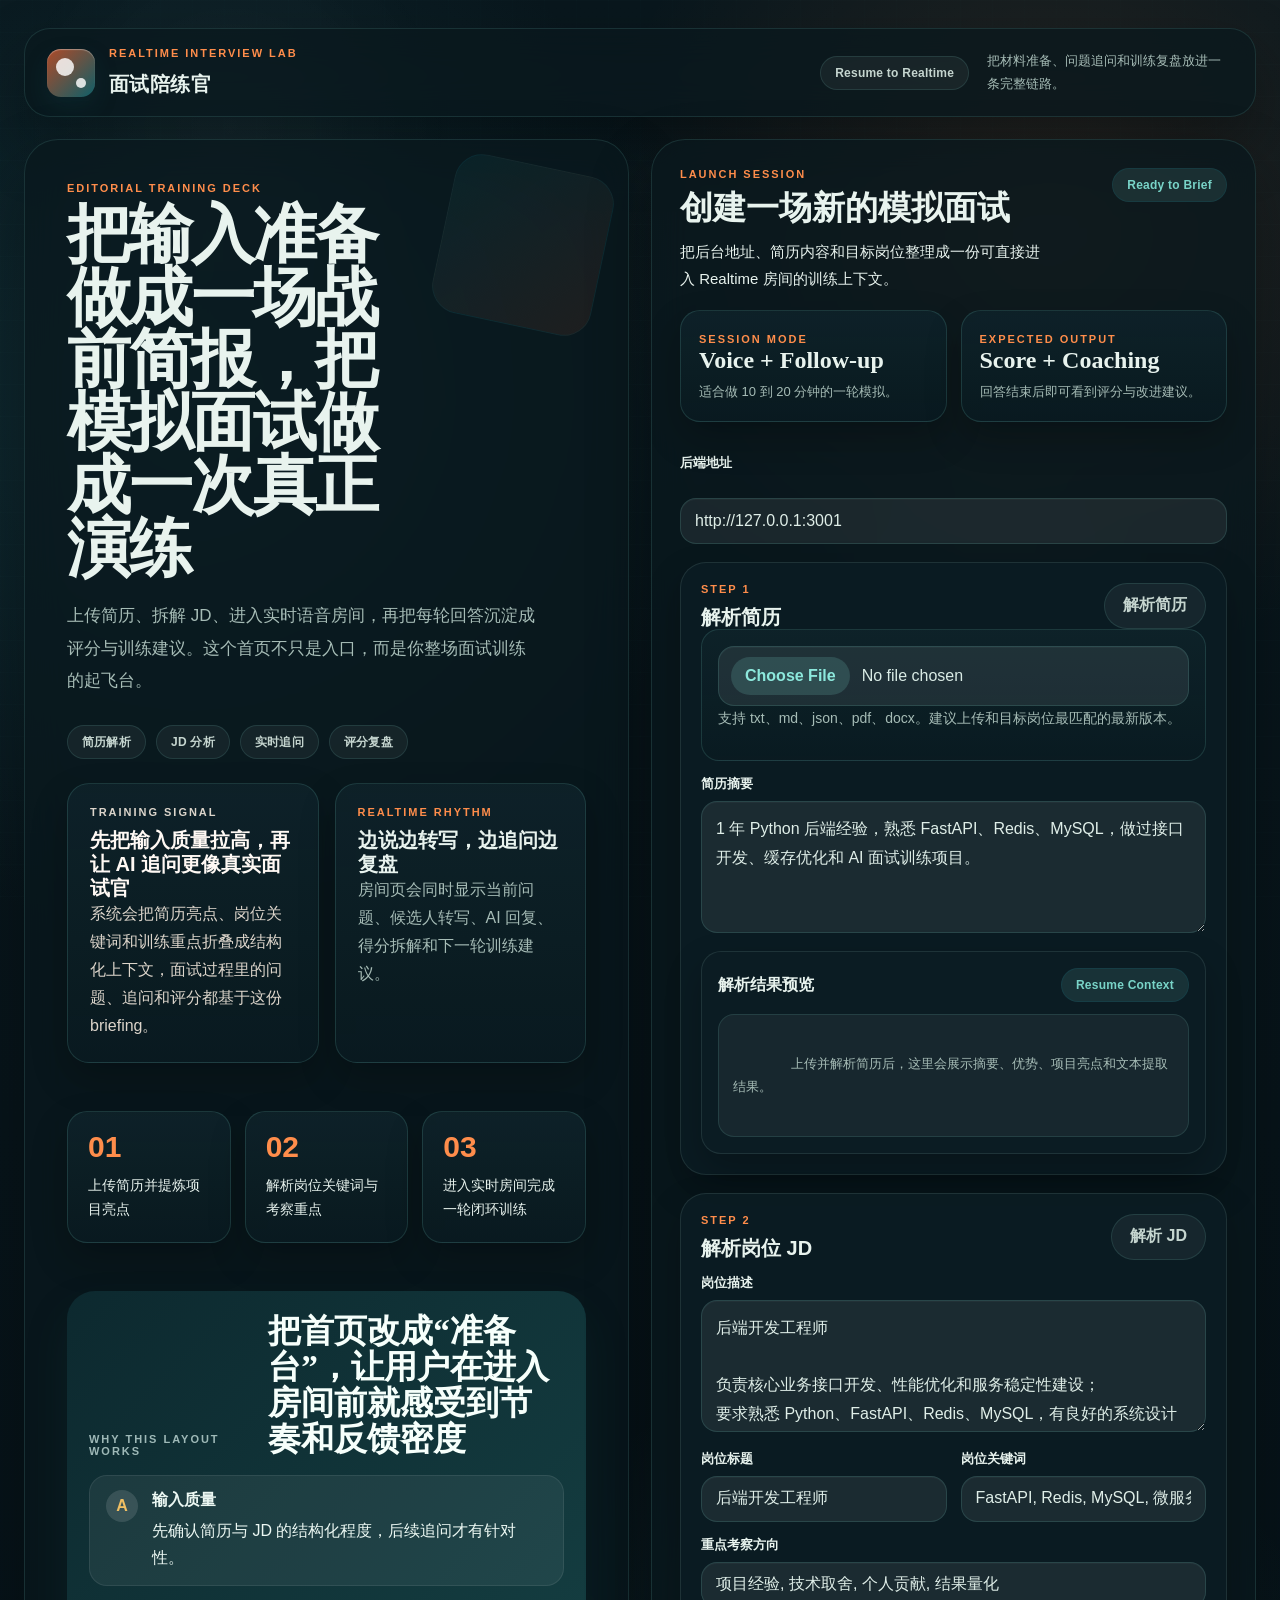
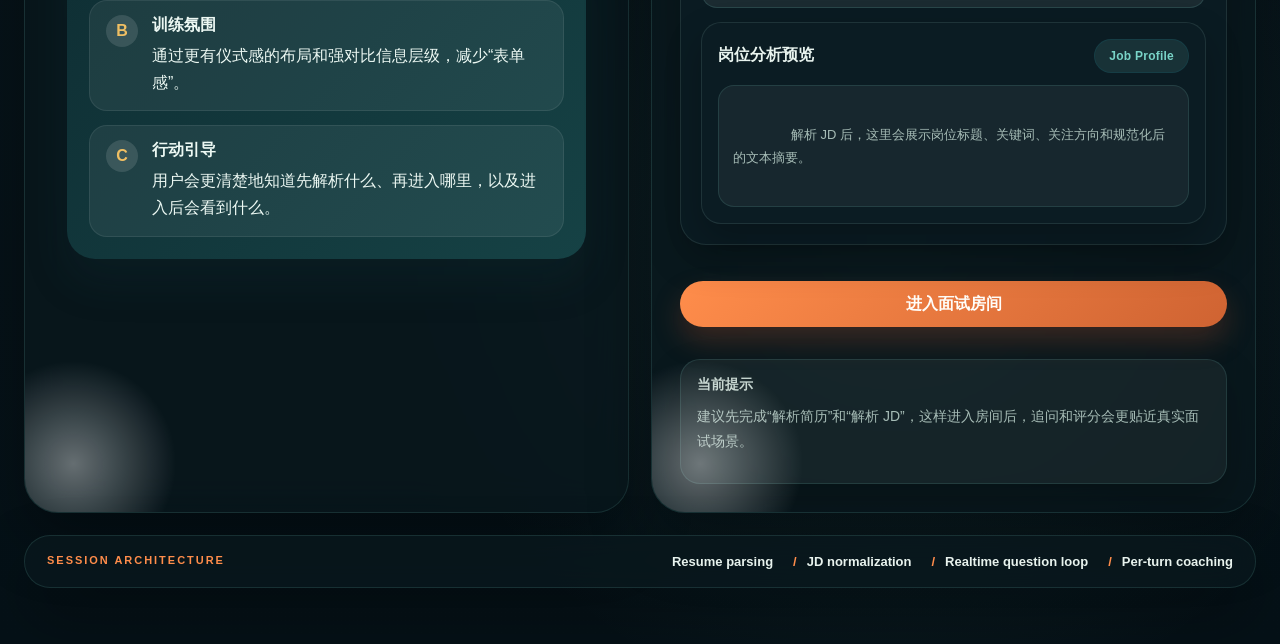
<file: apps/web/index.html>
<!DOCTYPE html>
<html lang="zh-CN">
  <head>
    <meta charset="UTF-8" />
    <meta name="viewport" content="width=device-width, initial-scale=1.0" />
    <title>AI 面试陪练官</title>
    <link rel="stylesheet" href="./assets/app.css" />
  </head>
  <body class="landing-body">
    <main class="landing-page">
      <header class="landing-nav">
        <div class="brand-block">
          <div class="brand-mark" aria-hidden="true"></div>
          <div class="brand-copy">
            <p class="brand-caption">Realtime Interview Lab</p>
            <strong>面试陪练官</strong>
          </div>
        </div>

        <div class="nav-meta">
          <span class="nav-pill">Resume to Realtime</span>
          <p class="nav-note">把材料准备、问题追问和训练复盘放进一条完整链路。</p>
        </div>
      </header>

      <section class="landing-hero">
        <div class="landing-copy">
          <div class="landing-copy-intro">
            <p class="eyebrow">Editorial Training Deck</p>
            <h1>把输入准备做成一场战前简报，把模拟面试做成一次真正演练</h1>
            <p class="hero-text">
              上传简历、拆解 JD、进入实时语音房间，再把每轮回答沉淀成评分与训练建议。这个首页不只是入口，而是你整场面试训练的起飞台。
            </p>

            <div class="hero-tag-row">
              <span class="hero-tag">简历解析</span>
              <span class="hero-tag">JD 分析</span>
              <span class="hero-tag">实时追问</span>
              <span class="hero-tag">评分复盘</span>
            </div>
          </div>

          <div class="hero-feature-grid">
            <article class="hero-feature-card hero-feature-card-accent">
              <p class="feature-label">Training Signal</p>
              <h3>先把输入质量拉高，再让 AI 追问更像真实面试官</h3>
              <p>
                系统会把简历亮点、岗位关键词和训练重点折叠成结构化上下文，面试过程里的问题、追问和评分都基于这份 briefing。
              </p>
            </article>

            <article class="hero-feature-card">
              <p class="feature-label">Realtime Rhythm</p>
              <h3>边说边转写，边追问边复盘</h3>
              <p>房间页会同时显示当前问题、候选人转写、AI 回复、得分拆解和下一轮训练建议。</p>
            </article>
          </div>

          <div class="hero-metrics">
            <article class="metric-card">
              <strong>01</strong>
              <span>上传简历并提炼项目亮点</span>
            </article>
            <article class="metric-card">
              <strong>02</strong>
              <span>解析岗位关键词与考察重点</span>
            </article>
            <article class="metric-card">
              <strong>03</strong>
              <span>进入实时房间完成一轮闭环训练</span>
            </article>
          </div>

          <section class="hero-signal-board">
            <div class="hero-signal-copy">
              <p class="section-kicker">Why This Layout Works</p>
              <h2>把首页改成“准备台”，让用户在进入房间前就感受到节奏和反馈密度</h2>
            </div>

            <div class="signal-list">
              <article class="signal-item">
                <span class="signal-index">A</span>
                <div>
                  <strong>输入质量</strong>
                  <p>先确认简历与 JD 的结构化程度，后续追问才有针对性。</p>
                </div>
              </article>
              <article class="signal-item">
                <span class="signal-index">B</span>
                <div>
                  <strong>训练氛围</strong>
                  <p>通过更有仪式感的布局和强对比信息层级，减少“表单感”。</p>
                </div>
              </article>
              <article class="signal-item">
                <span class="signal-index">C</span>
                <div>
                  <strong>行动引导</strong>
                  <p>用户会更清楚地知道先解析什么、再进入哪里，以及进入后会看到什么。</p>
                </div>
              </article>
            </div>
          </section>
        </div>

        <aside class="launch-panel">
          <div class="panel-header">
            <div>
              <p class="eyebrow">Launch Session</p>
              <h2>创建一场新的模拟面试</h2>
              <p class="panel-subtitle">把后台地址、简历内容和目标岗位整理成一份可直接进入 Realtime 房间的训练上下文。</p>
            </div>
            <span class="status-pill">Ready to Brief</span>
          </div>

          <div class="launch-overview">
            <article class="overview-stat">
              <span class="overview-label">Session Mode</span>
              <strong class="overview-value">Voice + Follow-up</strong>
              <p class="overview-meta">适合做 10 到 20 分钟的一轮模拟。</p>
            </article>
            <article class="overview-stat">
              <span class="overview-label">Expected Output</span>
              <strong class="overview-value">Score + Coaching</strong>
              <p class="overview-meta">回答结束后即可看到评分与改进建议。</p>
            </article>
          </div>

          <label for="apiBase">后端地址</label>
          <input id="apiBase" value="http://127.0.0.1:3001" />

          <section class="config-section">
            <div class="section-header">
              <div>
                <p class="section-kicker">Step 1</p>
                <h3>解析简历</h3>
              </div>
              <button id="analyzeResumeBtn" class="ghost" type="button">解析简历</button>
            </div>

            <div class="upload-card">
              <input id="resumeFile" type="file" accept=".txt,.md,.json,.pdf,.docx" />
              <p class="helper-text">支持 txt、md、json、pdf、docx。建议上传和目标岗位最匹配的最新版本。</p>
            </div>

            <label for="resumeSummary">简历摘要</label>
            <textarea id="resumeSummary">
1 年 Python 后端经验，熟悉 FastAPI、Redis、MySQL，做过接口开发、缓存优化和 AI 面试训练项目。</textarea
            >

            <div class="preview-card">
              <div class="preview-head">
                <span>解析结果预览</span>
                <span class="mini-badge">Resume Context</span>
              </div>
              <div id="resumeAnalysisPreview" class="analysis-box">
                上传并解析简历后，这里会展示摘要、优势、项目亮点和文本提取结果。
              </div>
            </div>
          </section>

          <section class="config-section">
            <div class="section-header">
              <div>
                <p class="section-kicker">Step 2</p>
                <h3>解析岗位 JD</h3>
              </div>
              <button id="analyzeJobBtn" class="ghost" type="button">解析 JD</button>
            </div>

            <label for="jobDescription">岗位描述</label>
            <textarea id="jobDescription">
后端开发工程师

负责核心业务接口开发、性能优化和服务稳定性建设；
要求熟悉 Python、FastAPI、Redis、MySQL，有良好的系统设计和问题排查能力；
希望候选人能清楚描述项目背景、个人贡献、技术取舍和量化结果。</textarea
            >

            <div class="two-column-fields">
              <div>
                <label for="jobTitle">岗位标题</label>
                <input id="jobTitle" value="后端开发工程师" />
              </div>
              <div>
                <label for="keywords">岗位关键词</label>
                <input id="keywords" value="FastAPI, Redis, MySQL, 微服务, 性能优化" />
              </div>
            </div>

            <label for="focusAreas">重点考察方向</label>
            <input id="focusAreas" value="项目经验, 技术取舍, 个人贡献, 结果量化" />

            <div class="preview-card">
              <div class="preview-head">
                <span>岗位分析预览</span>
                <span class="mini-badge">Job Profile</span>
              </div>
              <div id="jobAnalysisPreview" class="analysis-box">
                解析 JD 后，这里会展示岗位标题、关键词、关注方向和规范化后的文本摘要。
              </div>
            </div>
          </section>

          <button id="enterRoomBtn" class="primary wide cta-button" type="button">进入面试房间</button>

          <div class="landing-message-card">
            <p class="panel-label">当前提示</p>
            <p id="landingMessage" class="subtle-text">
              建议先完成“解析简历”和“解析 JD”，这样进入房间后，追问和评分会更贴近真实面试场景。
            </p>
          </div>
        </aside>
      </section>

      <section class="landing-footer-tape">
        <p class="footer-kicker">Session Architecture</p>
        <div class="footer-flow">
          <span>Resume parsing</span>
          <span>JD normalization</span>
          <span>Realtime question loop</span>
          <span>Per-turn coaching</span>
        </div>
      </section>
    </main>

    <script src="./assets/landing.js"></script>
  </body>
</html>
</file>
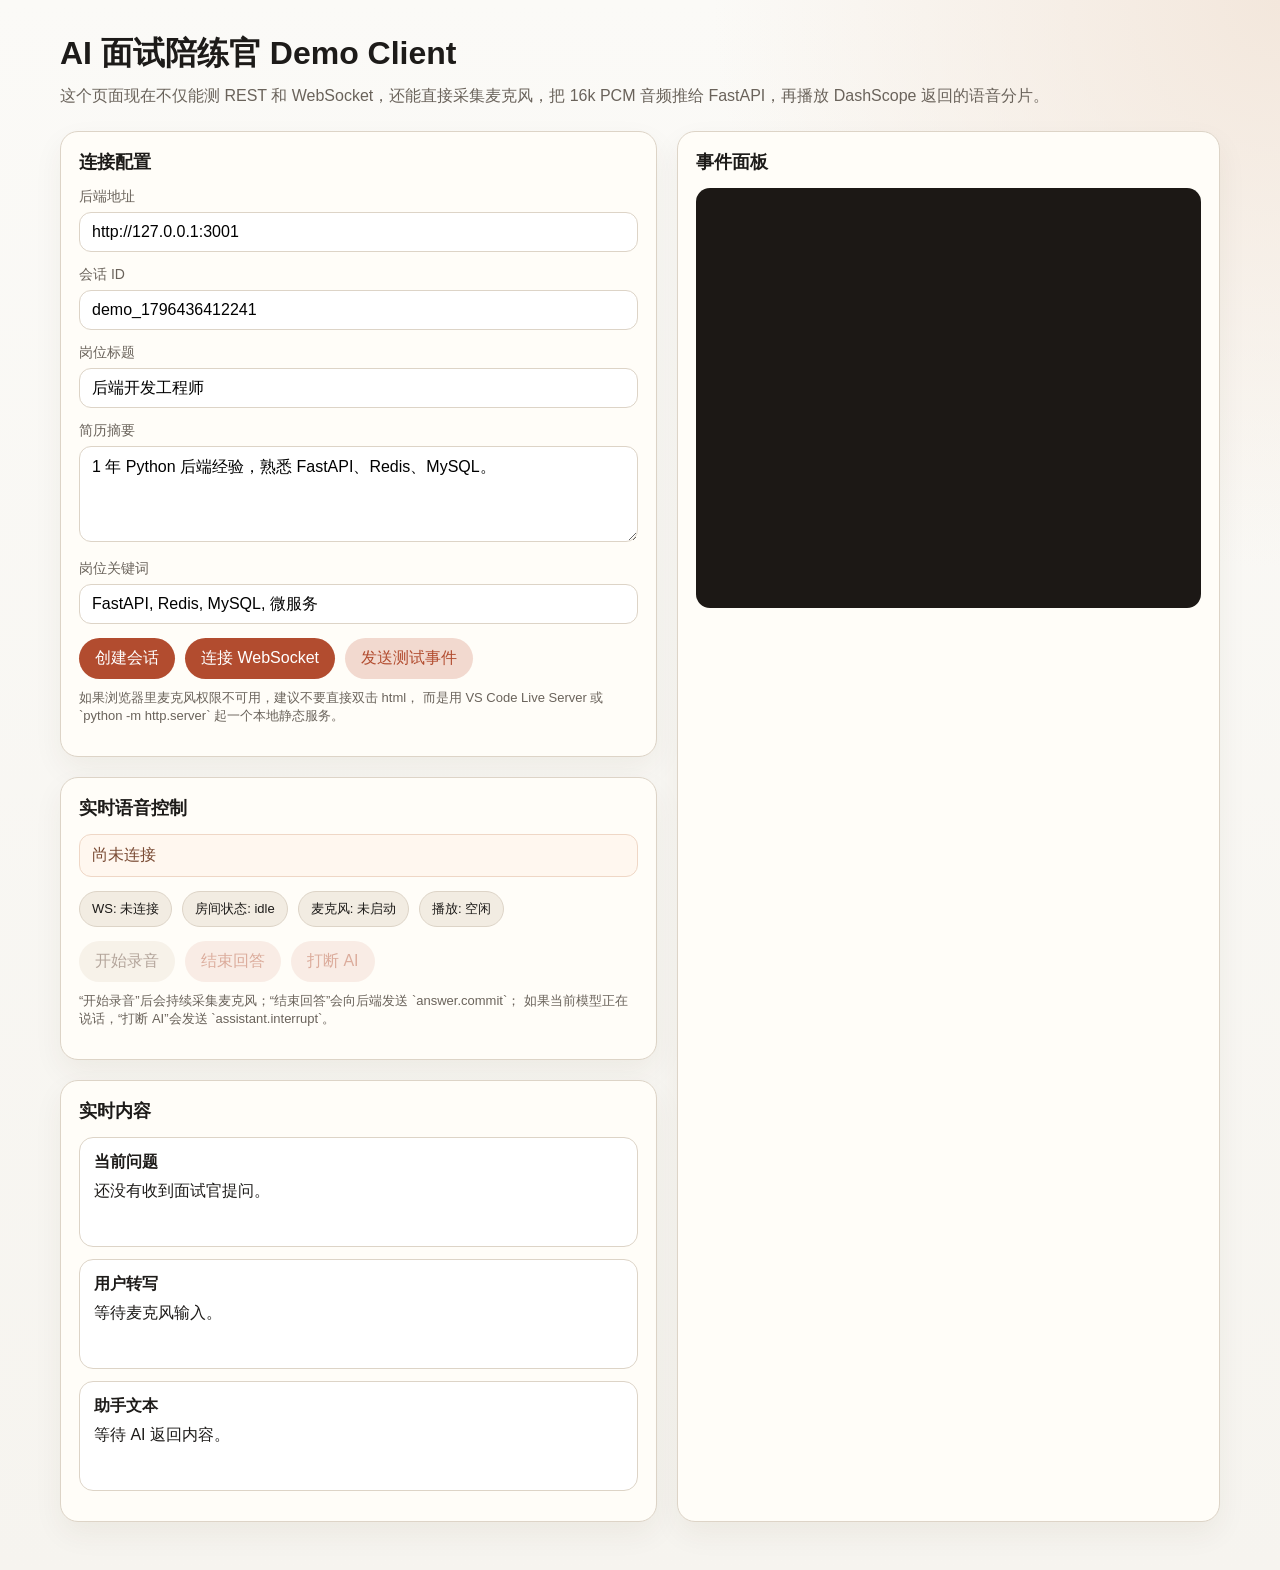
<file: apps/web/demo-client.html>
<!DOCTYPE html>
<html lang="zh-CN">
  <head>
    <meta charset="UTF-8" />
    <meta name="viewport" content="width=device-width, initial-scale=1.0" />
    <title>AI 面试陪练官 Demo Client</title>
    <style>
      :root {
        --bg: #f6f4ef;
        --panel: #fffdf8;
        --line: #ddd4c7;
        --text: #1d1b19;
        --muted: #6a635b;
        --accent: #b24c2f;
        --accent-soft: #f2d9cf;
        --ok: #2d7a55;
        --warn: #7a4b34;
      }

      * {
        box-sizing: border-box;
      }

      body {
        margin: 0;
        font-family: "Segoe UI", "PingFang SC", sans-serif;
        background:
          radial-gradient(circle at top right, #f3e7dc 0, transparent 28%),
          linear-gradient(180deg, #fbfaf7 0%, var(--bg) 100%);
        color: var(--text);
      }

      .page {
        max-width: 1200px;
        margin: 0 auto;
        padding: 32px 20px 48px;
      }

      h1 {
        margin: 0 0 10px;
        font-size: 32px;
      }

      .lead {
        margin: 0 0 24px;
        color: var(--muted);
      }

      .grid {
        display: grid;
        grid-template-columns: 1.1fr 1fr;
        gap: 20px;
      }

      .stack {
        display: grid;
        gap: 20px;
      }

      .card {
        background: var(--panel);
        border: 1px solid var(--line);
        border-radius: 18px;
        padding: 18px;
        box-shadow: 0 12px 30px rgba(60, 43, 20, 0.06);
      }

      .card h2 {
        margin: 0 0 14px;
        font-size: 18px;
      }

      label {
        display: block;
        font-size: 14px;
        color: var(--muted);
        margin-bottom: 6px;
      }

      input,
      textarea,
      button {
        font: inherit;
      }

      input,
      textarea {
        width: 100%;
        border: 1px solid var(--line);
        border-radius: 12px;
        padding: 10px 12px;
        background: #fff;
        margin-bottom: 14px;
      }

      textarea {
        min-height: 96px;
        resize: vertical;
      }

      .actions {
        display: flex;
        flex-wrap: wrap;
        gap: 10px;
      }

      button {
        border: 0;
        border-radius: 999px;
        padding: 10px 16px;
        background: var(--accent);
        color: #fff;
        cursor: pointer;
      }

      button.secondary {
        background: var(--accent-soft);
        color: var(--accent);
      }

      button.ghost {
        background: #eee5d8;
        color: #5b3e2d;
      }

      button:disabled {
        opacity: 0.45;
        cursor: not-allowed;
      }

      .status {
        padding: 10px 12px;
        border-radius: 12px;
        background: #fff7ef;
        border: 1px solid #efd7c6;
        margin-bottom: 14px;
        color: var(--warn);
      }

      .pill-row {
        display: flex;
        flex-wrap: wrap;
        gap: 10px;
        margin-bottom: 14px;
      }

      .pill {
        padding: 8px 12px;
        border-radius: 999px;
        background: #f2ece2;
        border: 1px solid var(--line);
        font-size: 13px;
      }

      .pill.ok {
        color: var(--ok);
        background: #edf8f1;
        border-color: #bfe1cb;
      }

      .pill.warn {
        color: var(--warn);
        background: #fff4ea;
        border-color: #efcfb5;
      }

      .transcript-box {
        border: 1px solid var(--line);
        border-radius: 14px;
        background: #fff;
        padding: 14px;
        min-height: 110px;
        margin-bottom: 12px;
      }

      .transcript-box strong {
        display: block;
        margin-bottom: 8px;
      }

      .log {
        min-height: 420px;
        max-height: 640px;
        overflow: auto;
        background: #1c1815;
        color: #efe7da;
        border-radius: 14px;
        padding: 14px;
        font-family: Consolas, monospace;
        font-size: 13px;
        white-space: pre-wrap;
      }

      .hint {
        color: var(--muted);
        font-size: 13px;
        margin-top: 10px;
      }

      @media (max-width: 900px) {
        .grid {
          grid-template-columns: 1fr;
        }
      }
    </style>
  </head>
  <body>
    <div class="page">
      <h1>AI 面试陪练官 Demo Client</h1>
      <p class="lead">
        这个页面现在不仅能测 REST 和 WebSocket，还能直接采集麦克风，把 16k PCM
        音频推给 FastAPI，再播放 DashScope 返回的语音分片。
      </p>

      <div class="grid">
        <div class="stack">
          <section class="card">
            <h2>连接配置</h2>
            <label for="apiBase">后端地址</label>
            <input id="apiBase" value="http://127.0.0.1:3001" />

            <label for="sessionId">会话 ID</label>
            <input id="sessionId" value="" />

            <label for="jobTitle">岗位标题</label>
            <input id="jobTitle" value="后端开发工程师" />

            <label for="resumeSummary">简历摘要</label>
            <textarea id="resumeSummary">1 年 Python 后端经验，熟悉 FastAPI、Redis、MySQL。</textarea>

            <label for="keywords">岗位关键词</label>
            <input id="keywords" value="FastAPI, Redis, MySQL, 微服务" />

            <div class="actions">
              <button id="createSessionBtn">创建会话</button>
              <button id="connectWsBtn">连接 WebSocket</button>
              <button id="sendThinkingBtn" class="secondary">发送测试事件</button>
            </div>

            <p class="hint">
              如果浏览器里麦克风权限不可用，建议不要直接双击 html，
              而是用 VS Code Live Server 或 `python -m http.server` 起一个本地静态服务。
            </p>
          </section>

          <section class="card">
            <h2>实时语音控制</h2>

            <div class="status" id="status">尚未连接</div>

            <div class="pill-row">
              <div class="pill" id="wsStatePill">WS: 未连接</div>
              <div class="pill" id="roomPhasePill">房间状态: idle</div>
              <div class="pill" id="micStatePill">麦克风: 未启动</div>
              <div class="pill" id="audioStatePill">播放: 空闲</div>
            </div>

            <div class="actions">
              <button id="startMicBtn" class="ghost">开始录音</button>
              <button id="stopMicBtn" class="secondary" disabled>结束回答</button>
              <button id="interruptBtn" class="secondary" disabled>打断 AI</button>
            </div>

            <p class="hint">
              “开始录音”后会持续采集麦克风；“结束回答”会向后端发送 `answer.commit`；
              如果当前模型正在说话，“打断 AI”会发送 `assistant.interrupt`。
            </p>
          </section>

          <section class="card">
            <h2>实时内容</h2>
            <div class="transcript-box">
              <strong>当前问题</strong>
              <div id="questionText">还没有收到面试官提问。</div>
            </div>
            <div class="transcript-box">
              <strong>用户转写</strong>
              <div id="candidateTranscript">等待麦克风输入。</div>
            </div>
            <div class="transcript-box">
              <strong>助手文本</strong>
              <div id="assistantTranscript">等待 AI 返回内容。</div>
            </div>
          </section>
        </div>

        <section class="card">
          <h2>事件面板</h2>
          <div id="log" class="log"></div>
        </section>
      </div>
    </div>

    <script>
      const apiBaseInput = document.getElementById("apiBase");
      const sessionIdInput = document.getElementById("sessionId");
      const jobTitleInput = document.getElementById("jobTitle");
      const resumeSummaryInput = document.getElementById("resumeSummary");
      const keywordsInput = document.getElementById("keywords");

      const statusEl = document.getElementById("status");
      const logEl = document.getElementById("log");
      const wsStatePill = document.getElementById("wsStatePill");
      const roomPhasePill = document.getElementById("roomPhasePill");
      const micStatePill = document.getElementById("micStatePill");
      const audioStatePill = document.getElementById("audioStatePill");
      const questionTextEl = document.getElementById("questionText");
      const candidateTranscriptEl = document.getElementById("candidateTranscript");
      const assistantTranscriptEl = document.getElementById("assistantTranscript");

      const startMicBtn = document.getElementById("startMicBtn");
      const stopMicBtn = document.getElementById("stopMicBtn");
      const interruptBtn = document.getElementById("interruptBtn");

      let ws = null;
      let audioContext = null;
      let mediaStream = null;
      let mediaSource = null;
      let processorNode = null;
      let isCapturing = false;
      let chunkIndex = 0;

      // 这两个变量用来做“流式播放排队”。
      // DashScope 返回的是一小段一小段的 PCM 音频，我们需要顺序播放，避免重叠。
      let playbackCursorTime = 0;
      let pendingAssistantTranscript = "";

      function createSessionId() {
        return `demo_${Date.now()}`;
      }

      function ensureSessionId() {
        if (!sessionIdInput.value.trim()) {
          sessionIdInput.value = createSessionId();
        }
        return sessionIdInput.value.trim();
      }

      function appendLog(label, payload) {
        const text = `[${new Date().toLocaleTimeString()}] ${label}\n${typeof payload === "string" ? payload : JSON.stringify(payload, null, 2)}\n\n`;
        logEl.textContent += text;
        logEl.scrollTop = logEl.scrollHeight;
      }

      function setStatus(message) {
        statusEl.textContent = message;
      }

      function setWsState(message, kind = "") {
        wsStatePill.textContent = `WS: ${message}`;
        wsStatePill.className = `pill ${kind}`.trim();
      }

      function setRoomPhase(phase) {
        roomPhasePill.textContent = `房间状态: ${phase}`;
      }

      function setMicState(message, kind = "") {
        micStatePill.textContent = `麦克风: ${message}`;
        micStatePill.className = `pill ${kind}`.trim();
      }

      function setAudioState(message, kind = "") {
        audioStatePill.textContent = `播放: ${message}`;
        audioStatePill.className = `pill ${kind}`.trim();
      }

      function updateButtons() {
        const wsReady = ws && ws.readyState === WebSocket.OPEN;
        startMicBtn.disabled = !wsReady || isCapturing;
        stopMicBtn.disabled = !wsReady || !isCapturing;
        interruptBtn.disabled = !wsReady;
      }

      async function ensureAudioContext() {
        // AudioContext 既负责麦克风采集，也负责播放 AI 返回的音频。
        if (!audioContext) {
          audioContext = new (window.AudioContext || window.webkitAudioContext)();
        }

        if (audioContext.state === "suspended") {
          await audioContext.resume();
        }

        return audioContext;
      }

      function floatTo16BitPCM(floatArray) {
        // 浏览器采集出来的是 Float32(-1 到 1)，
        // 这里把它转换成后端和 DashScope 更容易处理的 Int16 PCM。
        const output = new Int16Array(floatArray.length);
        for (let i = 0; i < floatArray.length; i += 1) {
          const s = Math.max(-1, Math.min(1, floatArray[i]));
          output[i] = s < 0 ? s * 0x8000 : s * 0x7fff;
        }
        return output;
      }

      function downsampleBuffer(buffer, inputSampleRate, outputSampleRate) {
        // 浏览器麦克风常常是 44100 或 48000 Hz，
        // 但当前后端按 16000 Hz PCM 推给 DashScope，
        // 所以这里做一个简单的降采样。
        if (outputSampleRate >= inputSampleRate) {
          return buffer;
        }

        const sampleRateRatio = inputSampleRate / outputSampleRate;
        const newLength = Math.round(buffer.length / sampleRateRatio);
        const result = new Float32Array(newLength);

        let offsetResult = 0;
        let offsetBuffer = 0;
        while (offsetResult < result.length) {
          const nextOffsetBuffer = Math.round((offsetResult + 1) * sampleRateRatio);
          let accum = 0;
          let count = 0;

          for (let i = offsetBuffer; i < nextOffsetBuffer && i < buffer.length; i += 1) {
            accum += buffer[i];
            count += 1;
          }

          result[offsetResult] = count > 0 ? accum / count : 0;
          offsetResult += 1;
          offsetBuffer = nextOffsetBuffer;
        }

        return result;
      }

      function pcm16ToBase64(int16Array) {
        const bytes = new Uint8Array(int16Array.buffer);
        let binary = "";
        const chunkSize = 0x8000;

        // 分段拼接，避免一次性展开过大数组导致浏览器报错。
        for (let i = 0; i < bytes.length; i += chunkSize) {
          const chunk = bytes.subarray(i, i + chunkSize);
          binary += String.fromCharCode(...chunk);
        }

        return btoa(binary);
      }

      function base64ToInt16Array(base64) {
        const binary = atob(base64);
        const bytes = new Uint8Array(binary.length);
        for (let i = 0; i < binary.length; i += 1) {
          bytes[i] = binary.charCodeAt(i);
        }
        return new Int16Array(bytes.buffer);
      }

      async function playAudioDelta(deltaBase64) {
        const context = await ensureAudioContext();
        const pcm16 = base64ToInt16Array(deltaBase64);
        const float32 = new Float32Array(pcm16.length);

        for (let i = 0; i < pcm16.length; i += 1) {
          float32[i] = pcm16[i] / 0x8000;
        }

        // DashScope 这里返回的是 24k 单声道 PCM。
        const buffer = context.createBuffer(1, float32.length, 24000);
        buffer.copyToChannel(float32, 0);

        const source = context.createBufferSource();
        source.buffer = buffer;
        source.connect(context.destination);

        const startAt = Math.max(context.currentTime + 0.03, playbackCursorTime);
        source.start(startAt);
        playbackCursorTime = startAt + buffer.duration;

        setAudioState("播放中", "ok");
        source.onended = () => {
          if (playbackCursorTime <= context.currentTime + 0.08) {
            setAudioState("空闲", "");
          }
        };
      }

      async function createSession() {
        try {
          const apiBase = apiBaseInput.value.trim();
          const sessionId = ensureSessionId();
          const keywords = keywordsInput.value
            .split(",")
            .map((item) => item.trim())
            .filter(Boolean);

          const body = {
            session_id: sessionId,
            resume_profile: {
              resume_id: `resume_${sessionId}`,
              summary: resumeSummaryInput.value.trim(),
              strengths: ["沟通清晰", "学习能力强"],
              projects: [
                {
                  name: "AI 面试陪练官",
                  highlights: ["完成 FastAPI 后端骨架", "接入 DashScope Realtime"],
                },
              ],
            },
            job_profile: {
              job_id: `job_${sessionId}`,
              title: jobTitleInput.value.trim(),
              seniority: "junior",
              keywords,
              focus_areas: ["项目经验", "技术取舍"],
            },
          };

          appendLog("REST request", body);
          setStatus("正在创建会话...");

          const response = await fetch(`${apiBase}/api/v1/sessions`, {
            method: "POST",
            headers: {
              "Content-Type": "application/json",
            },
            body: JSON.stringify(body),
          });

          if (!response.ok) {
            const errorText = await response.text();
            throw new Error(`HTTP ${response.status}: ${errorText}`);
          }

          const data = await response.json();
          appendLog("REST /api/v1/sessions", data);
          setStatus(`会话已创建：${data.sessionId}`);
        } catch (error) {
          const message = error instanceof Error ? error.message : String(error);
          setStatus("创建会话失败");
          appendLog("REST error", message);
        }
      }

      function connectWebSocket() {
        const apiBase = apiBaseInput.value.trim();
        const sessionId = ensureSessionId();
        const wsBase = apiBase.replace("http://", "ws://").replace("https://", "wss://");

        if (ws) {
          ws.close();
        }

        ws = new WebSocket(`${wsBase}/ws/interview/${sessionId}`);
        setWsState("连接中", "warn");
        updateButtons();

        ws.onopen = () => {
          setStatus(`WebSocket 已连接：${sessionId}`);
          setWsState("已连接", "ok");
          appendLog("WS open", { sessionId });
          updateButtons();
        };

        ws.onmessage = async (event) => {
          try {
            const payload = JSON.parse(event.data);
            appendLog("WS event", payload);

            if (payload.type === "room.phase.changed") {
              setRoomPhase(payload.phase);
            }

            if (payload.type === "session.connected") {
              setRoomPhase(payload.phase);
            }

            if (payload.type === "transcript.final") {
              candidateTranscriptEl.textContent = payload.text || "没有识别到用户文本。";
            }

            if (payload.type === "assistant.transcript.done") {
              pendingAssistantTranscript = payload.text || "";
              assistantTranscriptEl.textContent = pendingAssistantTranscript || "AI 没有返回文本。";
            }

            if (payload.type === "interviewer.question") {
              questionTextEl.textContent = payload.text || "还没有收到面试官提问。";
            }

            if (payload.type === "assistant.audio.delta" && payload.deltaBase64) {
              await playAudioDelta(payload.deltaBase64);
            }

            if (payload.type === "provider.error") {
              setStatus(`Realtime 错误：${payload.message}`);
            }
          } catch (error) {
            appendLog("WS raw", event.data);
            if (error instanceof Error) {
              appendLog("WS parse error", error.message);
            }
          }
        };

        ws.onerror = () => {
          setStatus("WebSocket 发生错误");
          setWsState("错误", "warn");
          updateButtons();
        };

        ws.onclose = () => {
          setStatus("WebSocket 已关闭");
          setWsState("已关闭", "warn");
          appendLog("WS close", "connection closed");
          updateButtons();
        };
      }

      function sendJson(payload) {
        if (!ws || ws.readyState !== WebSocket.OPEN) {
          appendLog("WS send", "请先连接 WebSocket");
          return false;
        }

        ws.send(JSON.stringify(payload));
        appendLog("WS send", payload);
        return true;
      }

      function sendTestThinkingEvent() {
        const payload = {
          type: "realtime.response.create",
          sessionId: ensureSessionId(),
          response: {
            modalities: ["audio", "text"],
            prompt: "请开始一轮面试自我介绍提问。",
          },
        };
        sendJson(payload);
      }

      async function startMicrophone() {
        try {
          if (!ws || ws.readyState !== WebSocket.OPEN) {
            appendLog("Mic", "请先连接 WebSocket");
            return;
          }

          const context = await ensureAudioContext();
          mediaStream = await navigator.mediaDevices.getUserMedia({
            audio: {
              channelCount: 1,
              echoCancellation: true,
              noiseSuppression: true,
            },
          });

          mediaSource = context.createMediaStreamSource(mediaStream);

          // ScriptProcessorNode 已经属于旧接口，但它足够直观，
          // 很适合当前这个教学型 Demo。后面如果做正式版，可以换 AudioWorklet。
          processorNode = context.createScriptProcessor(4096, 1, 1);
          processorNode.onaudioprocess = (event) => {
            if (!isCapturing || !ws || ws.readyState !== WebSocket.OPEN) {
              return;
            }

            const inputData = event.inputBuffer.getChannelData(0);
            const downsampled = downsampleBuffer(inputData, context.sampleRate, 16000);
            const pcm16 = floatTo16BitPCM(downsampled);
            const base64 = pcm16ToBase64(pcm16);

            const payload = {
              type: "audio.chunk",
              sessionId: ensureSessionId(),
              chunkId: `chunk_${chunkIndex += 1}`,
              mimeType: "audio/pcm",
              sampleRate: 16000,
              payloadBase64: base64,
            };

            ws.send(JSON.stringify(payload));
          };

          // 有些浏览器如果节点不接到 destination，回调可能不触发。
          mediaSource.connect(processorNode);
          processorNode.connect(context.destination);

          isCapturing = true;
          setMicState("录音中", "ok");
          setStatus("正在采集麦克风并推流到后端...");
          updateButtons();
        } catch (error) {
          const message = error instanceof Error ? error.message : String(error);
          setMicState("启动失败", "warn");
          appendLog("Mic error", message);
        }
      }

      function stopMicrophoneResources() {
        if (processorNode) {
          processorNode.disconnect();
          processorNode.onaudioprocess = null;
          processorNode = null;
        }

        if (mediaSource) {
          mediaSource.disconnect();
          mediaSource = null;
        }

        if (mediaStream) {
          mediaStream.getTracks().forEach((track) => track.stop());
          mediaStream = null;
        }
      }

      function stopAnswer() {
        if (!isCapturing) {
          return;
        }

        isCapturing = false;
        stopMicrophoneResources();
        setMicState("已停止", "");
        setStatus("已结束回答，等待 AI 回复...");
        updateButtons();

        sendJson({
          type: "answer.commit",
          sessionId: ensureSessionId(),
          turnId: `turn_${Date.now()}`,
        });
      }

      function interruptAssistant() {
        sendJson({
          type: "assistant.interrupt",
          sessionId: ensureSessionId(),
          reason: "manual_stop",
        });
      }

      document.getElementById("createSessionBtn").addEventListener("click", createSession);
      document.getElementById("connectWsBtn").addEventListener("click", connectWebSocket);
      document.getElementById("sendThinkingBtn").addEventListener("click", sendTestThinkingEvent);
      startMicBtn.addEventListener("click", startMicrophone);
      stopMicBtn.addEventListener("click", stopAnswer);
      interruptBtn.addEventListener("click", interruptAssistant);

      sessionIdInput.value = createSessionId();
      updateButtons();
    </script>
  </body>
</html>
</file>
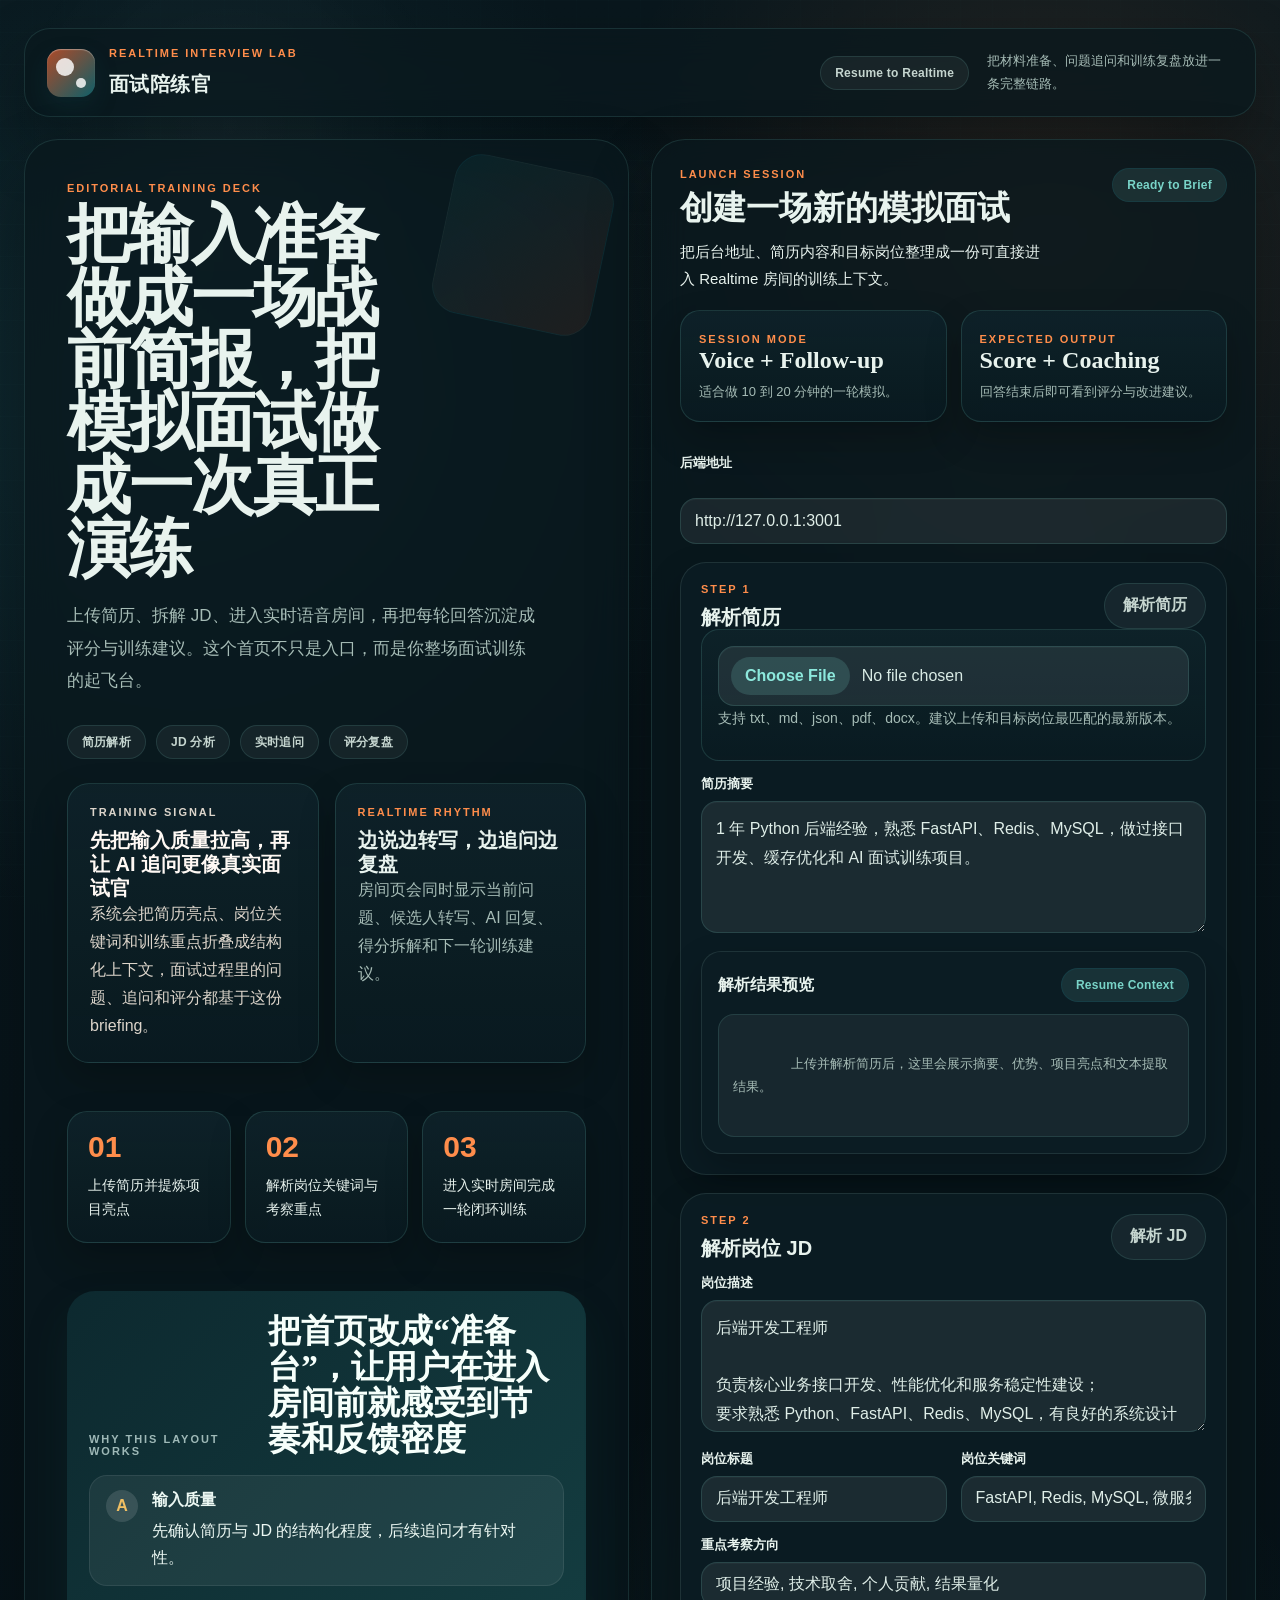
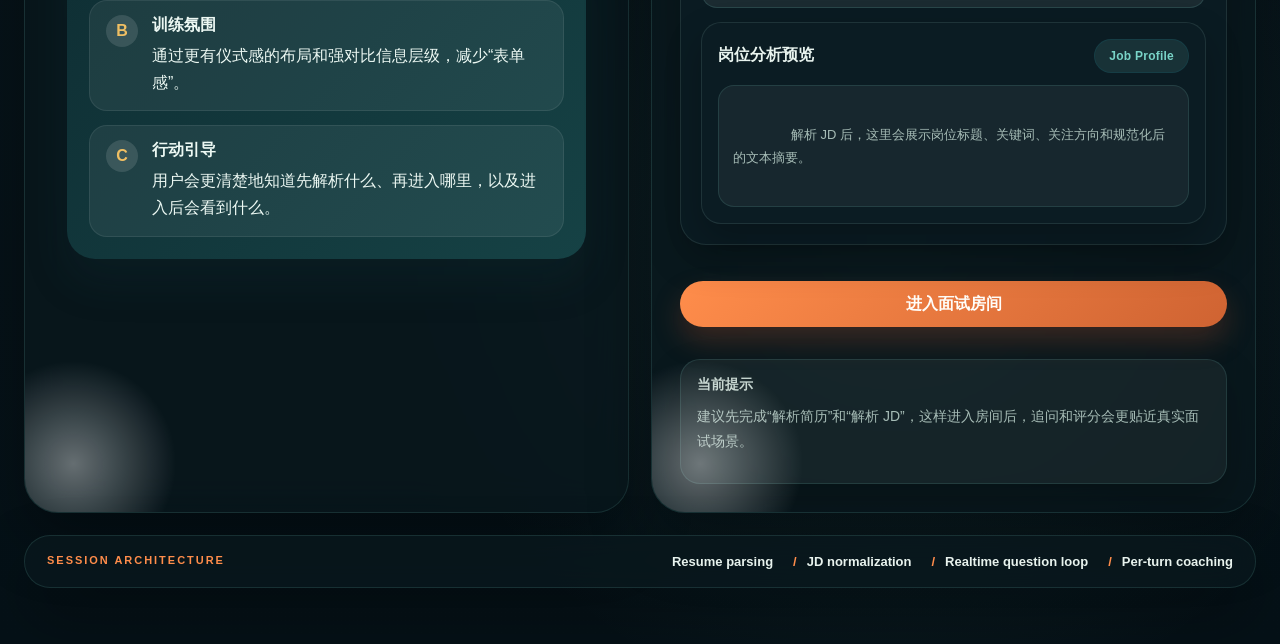
<file: apps/web/interview.html>
<!DOCTYPE html>
<html lang="zh-CN">
  <head>
    <meta charset="UTF-8" />
    <meta name="viewport" content="width=device-width, initial-scale=1.0" />
    <title>AI 面试房间</title>
    <link rel="stylesheet" href="./assets/app.css" />
  </head>
  <body class="room-body">
    <main class="room-shell">
      <section class="room-stage">
        <header class="room-topbar">
          <div class="room-headline">
            <a class="back-link" href="./index.html">返回准备台</a>
            <p class="eyebrow">Live Interview Control Deck</p>
            <h1>实时语音面试房间</h1>
            <p class="topbar-text">当前问题、实时转写、AI 回复和评分反馈会同步聚合在一个控制舱里，减少你在演示或训练时的来回切换。</p>
          </div>

          <div class="state-chip-row">
            <span class="state-chip" id="roomWsBadge">WS 未连接</span>
            <span class="state-chip" id="roomPhaseBadge">idle</span>
            <span class="state-chip" id="roomMicBadge">麦克风待命</span>
            <span class="state-chip" id="roomInterruptBadge">interrupt: idle</span>
          </div>
        </header>

        <section class="room-context-strip">
          <article class="context-tile context-tile-strong">
            <span class="context-label">Target Role</span>
            <strong id="roomJobTitle">等待载入岗位信息</strong>
            <p id="roomSessionSummary">进入房间后，这里会显示本次训练的岗位和材料摘要。</p>
          </article>

          <article class="context-tile">
            <span class="context-label">Focus Areas</span>
            <div id="roomFocusTags" class="tag-list">
              <span class="tag muted">等待训练焦点</span>
            </div>
          </article>

          <article class="context-tile">
            <span class="context-label">Session ID</span>
            <strong id="roomSessionId">未创建</strong>
            <p class="context-note">用于对应当前 WebSocket 会话与回放日志。</p>
          </article>
        </section>

        <section class="hero-question-card">
          <div class="question-header">
            <div>
              <p class="section-kicker">Current Question</p>
              <h2>当前问题</h2>
            </div>
            <span class="mini-badge">Realtime Interviewer</span>
          </div>
          <div id="questionText" class="question-text">连接房间后，AI 会在这里发出第一道问题。</div>
        </section>

        <section class="dialog-grid">
          <article class="dialog-card">
            <div class="dialog-head">
              <div>
                <p class="section-kicker">Candidate</p>
                <h3>你的回答转写</h3>
              </div>
              <span class="dialog-badge">Live Transcript</span>
            </div>
            <div id="candidateTranscript" class="dialog-body">开始作答后，这里会同步展示你的实时转写内容。</div>
          </article>

          <article class="dialog-card">
            <div class="dialog-head">
              <div>
                <p class="section-kicker">Interviewer</p>
                <h3>AI 回复文本</h3>
              </div>
              <span class="dialog-badge">Assistant Output</span>
            </div>
            <div id="assistantTranscript" class="dialog-body">AI 的文字回复会在这里同步显示。</div>
          </article>
        </section>

        <section class="workspace-card">
          <div class="section-header">
            <div>
              <p class="section-kicker">Controls</p>
              <h3>语音控制与多模态输入</h3>
            </div>
            <span class="mini-badge">WebSocket + Realtime</span>
          </div>

          <div class="controls-grid">
            <div class="upload-panel">
              <p class="panel-title">补充图片上下文</p>
              <p class="helper-text">可以上传简历截图、项目图或其他辅助图片，让 AI 在当前会话中一起参考。</p>
              <div class="upload-row">
                <input id="imageInput" type="file" accept="image/*" />
                <button id="sendImageBtn" class="ghost" type="button">发送图片上下文</button>
              </div>
              <div id="imageHint" class="inline-note">尚未上传图片上下文。</div>
            </div>

            <div class="action-panel">
              <p class="panel-title">房间操作</p>
              <div class="action-row">
                <button id="connectBtn" class="primary" type="button">连接房间</button>
                <button id="startMicBtn" class="ghost" type="button" disabled>开始回答</button>
                <button id="stopMicBtn" class="secondary" type="button" disabled>结束回答</button>
                <button id="interruptBtn" class="secondary" type="button" disabled>打断 AI</button>
              </div>
            </div>
          </div>

          <div id="roomStatus" class="status-banner">
            当前还未连接面试房间。连接后，你可以开始实时语音回答，并体验 possible_interrupt 与 semantic_vad 的两级打断机制。
          </div>
        </section>
      </section>

      <aside class="insight-rail">
        <section class="insight-card session-brief-card">
          <div class="section-header compact">
            <div>
              <p class="eyebrow">Session Brief</p>
              <h2>本次训练摘要</h2>
            </div>
          </div>

          <div class="info-block">
            <p class="panel-label">简历摘要</p>
            <div id="roomResumeSummary" class="panel-body small">进入房间后，这里会读取首页中保存的简历摘要。</div>
          </div>

          <div class="info-block">
            <p class="panel-label">目标关键词</p>
            <div id="roomKeywordTags" class="tag-list">
              <span class="tag muted">等待岗位关键词</span>
            </div>
          </div>
        </section>

        <section class="insight-card">
          <div class="section-header compact">
            <div>
              <p class="eyebrow">Scoreboard</p>
              <h2>本轮评分</h2>
            </div>
          </div>

          <div class="score-grid">
            <div class="score-tile">
              <span>完整度</span>
              <strong id="scoreCompleteness">-</strong>
            </div>
            <div class="score-tile">
              <span>STAR</span>
              <strong id="scoreStar">-</strong>
            </div>
            <div class="score-tile">
              <span>岗位匹配</span>
              <strong id="scoreJobMatch">-</strong>
            </div>
            <div class="score-tile">
              <span>表达清晰度</span>
              <strong id="scoreClarity">-</strong>
            </div>
            <div class="score-tile">
              <span>语音表现</span>
              <strong id="scoreSpeech">-</strong>
            </div>
          </div>

          <div class="info-block">
            <p class="panel-label">改进建议</p>
            <ul id="scoreTips" class="tips-list">
              <li>完成一轮回答后，这里会显示更具体的提升建议。</li>
            </ul>
          </div>

          <div class="info-block">
            <p class="panel-label">STAR 缺失项</p>
            <div id="starMissingTags" class="tag-list">
              <span class="tag muted">等待本轮回答结束后分析</span>
            </div>
          </div>
        </section>

        <section class="insight-card">
          <div class="section-header compact">
            <div>
              <p class="eyebrow">Training Loop</p>
              <h2>本轮复盘</h2>
            </div>
          </div>

          <div class="info-block">
            <p class="panel-label">总结</p>
            <div id="turnFeedbackSummary" class="panel-body small">等待本轮回答结束后生成复盘反馈。</div>
          </div>

          <div class="info-block">
            <p class="panel-label">做得好的点</p>
            <ul id="turnFeedbackStrengths" class="tips-list">
              <li>回答完成后，这里会列出本轮表现亮点。</li>
            </ul>
          </div>

          <div class="info-block">
            <p class="panel-label">薄弱点总结</p>
            <ul id="turnFeedbackWeakPoints" class="tips-list">
              <li>回答完成后，这里会列出需要加强的地方。</li>
            </ul>
          </div>

          <div class="info-block">
            <p class="panel-label">下一轮专项训练建议</p>
            <ul id="turnTrainingPlan" class="tips-list">
              <li>系统会根据本轮表现生成下一步训练建议。</li>
            </ul>
          </div>

          <div class="info-block">
            <p class="panel-label">改进版回答示例</p>
            <div id="improvedAnswerExample" class="answer-box">
              回答完成后，这里会生成一个更贴近真实面试场景的参考说法。
            </div>
          </div>
        </section>

        <section class="insight-card">
          <div class="section-header compact">
            <div>
              <p class="eyebrow">Event Stream</p>
              <h2>实时事件</h2>
            </div>
          </div>
          <div id="log" class="log-box"></div>
        </section>
      </aside>
    </main>

    <script src="./assets/interview-room.js"></script>
  </body>
</html>
</file>
<file: apps/web/assets/app.css>
:root {
  --bg: #efe5d7;
  --bg-deep: #e0d1bc;
  --surface: rgba(251, 245, 235, 0.78);
  --surface-strong: rgba(255, 251, 245, 0.92);
  --surface-stronger: rgba(255, 253, 249, 0.97);
  --surface-dark: #102127;
  --line: rgba(89, 66, 46, 0.12);
  --line-strong: rgba(89, 66, 46, 0.24);
  --text: #201915;
  --muted: #736657;
  --muted-strong: #4f453c;
  --primary: #b34b28;
  --primary-deep: #8f3413;
  --primary-soft: rgba(235, 145, 108, 0.16);
  --accent: #0f6771;
  --accent-deep: #0a4750;
  --accent-soft: rgba(15, 103, 113, 0.12);
  --gold: #c89337;
  --ok: #1f8260;
  --warn: #d07a3d;
  --danger: #a24a45;
  --shadow-lg: 0 32px 80px rgba(67, 41, 15, 0.14);
  --shadow-md: 0 18px 40px rgba(67, 41, 15, 0.1);
  --shadow-sm: 0 10px 24px rgba(67, 41, 15, 0.07);
  --radius-xl: 34px;
  --radius-lg: 24px;
  --radius-md: 18px;
  --radius-sm: 14px;
  --max-width: 1460px;
}

* {
  box-sizing: border-box;
}

html {
  scroll-behavior: smooth;
  overflow-x: clip;
}

body {
  margin: 0;
  min-height: 100vh;
  color: var(--text);
  font-family: "Avenir Next", "PingFang SC", "Hiragino Sans GB", "Microsoft YaHei", sans-serif;
  overflow-x: clip;
  background:
    radial-gradient(circle at 14% 14%, rgba(244, 205, 169, 0.65), transparent 24%),
    radial-gradient(circle at 86% 8%, rgba(110, 166, 162, 0.18), transparent 24%),
    radial-gradient(circle at 82% 78%, rgba(218, 189, 147, 0.28), transparent 20%),
    linear-gradient(180deg, #f8f1e7 0%, var(--bg) 100%);
}

body::before,
body::after {
  content: "";
  position: fixed;
  inset: 0;
  pointer-events: none;
}

body::before {
  background-image:
    linear-gradient(rgba(255, 255, 255, 0.1) 1px, transparent 1px),
    linear-gradient(90deg, rgba(255, 255, 255, 0.08) 1px, transparent 1px);
  background-size: 28px 28px;
  opacity: 0.22;
}

body::after {
  background:
    radial-gradient(circle at 20% 20%, rgba(255, 255, 255, 0.34), transparent 22%),
    radial-gradient(circle at 70% 80%, rgba(255, 255, 255, 0.22), transparent 26%);
  mix-blend-mode: screen;
  opacity: 0.7;
}

.landing-body,
.room-body {
  min-height: 100vh;
}

.landing-body {
  --bg: #09171d;
  --bg-deep: #051117;
  --surface: rgba(10, 24, 30, 0.76);
  --surface-strong: rgba(12, 29, 36, 0.9);
  --surface-stronger: rgba(16, 37, 45, 0.96);
  --surface-dark: #030a0d;
  --line: rgba(171, 214, 205, 0.12);
  --line-strong: rgba(171, 214, 205, 0.22);
  --text: #e8f3ee;
  --muted: #98b1aa;
  --muted-strong: #c5d5cf;
  --primary: #ff8d4b;
  --primary-deep: #cf6332;
  --primary-soft: rgba(255, 141, 75, 0.12);
  --accent: #79d4c8;
  --accent-deep: #3d9c90;
  --accent-soft: rgba(121, 212, 200, 0.12);
  --gold: #f0bf63;
  --shadow-lg: 0 28px 64px rgba(0, 0, 0, 0.32);
  --shadow-md: 0 16px 36px rgba(0, 0, 0, 0.24);
  --shadow-sm: 0 10px 24px rgba(0, 0, 0, 0.2);
  background:
    radial-gradient(circle at 15% 18%, rgba(34, 97, 107, 0.3), transparent 25%),
    radial-gradient(circle at 82% 10%, rgba(255, 141, 75, 0.12), transparent 20%),
    radial-gradient(circle at 70% 82%, rgba(121, 212, 200, 0.1), transparent 24%),
    linear-gradient(180deg, #09171d 0%, #051117 100%);
}

.landing-body::before {
  background-image:
    linear-gradient(rgba(122, 213, 200, 0.05) 1px, transparent 1px),
    linear-gradient(90deg, rgba(122, 213, 200, 0.04) 1px, transparent 1px);
  background-size: 32px 32px;
  opacity: 0.34;
}

.landing-body::after {
  background:
    radial-gradient(circle at 18% 14%, rgba(255, 255, 255, 0.06), transparent 18%),
    radial-gradient(circle at 76% 74%, rgba(121, 212, 200, 0.06), transparent 22%);
  mix-blend-mode: normal;
}

.landing-page,
.room-shell {
  position: relative;
  z-index: 1;
  max-width: var(--max-width);
  margin: 0 auto;
}

.landing-page {
  padding: 28px 24px 56px;
}

.room-body {
  --bg: #08161b;
  --bg-deep: #041015;
  --surface: rgba(10, 23, 29, 0.76);
  --surface-strong: rgba(11, 28, 35, 0.88);
  --surface-stronger: rgba(16, 37, 45, 0.92);
  --surface-dark: #030a0d;
  --line: rgba(171, 214, 205, 0.12);
  --line-strong: rgba(171, 214, 205, 0.22);
  --text: #e8f3ee;
  --muted: #98b1aa;
  --muted-strong: #c5d5cf;
  --primary: #ff8d4b;
  --primary-deep: #cf6332;
  --primary-soft: rgba(255, 141, 75, 0.12);
  --accent: #79d4c8;
  --accent-deep: #3d9c90;
  --accent-soft: rgba(121, 212, 200, 0.12);
  --gold: #f0bf63;
  --shadow-lg: 0 28px 64px rgba(0, 0, 0, 0.36);
  --shadow-md: 0 16px 36px rgba(0, 0, 0, 0.28);
  --shadow-sm: 0 10px 24px rgba(0, 0, 0, 0.22);
  background:
    radial-gradient(circle at 15% 18%, rgba(34, 97, 107, 0.34), transparent 25%),
    radial-gradient(circle at 84% 10%, rgba(255, 141, 75, 0.14), transparent 20%),
    radial-gradient(circle at 65% 78%, rgba(121, 212, 200, 0.12), transparent 20%),
    linear-gradient(180deg, #08161b 0%, #041015 100%);
}

.room-body::before {
  background-image:
    linear-gradient(rgba(122, 213, 200, 0.06) 1px, transparent 1px),
    linear-gradient(90deg, rgba(122, 213, 200, 0.05) 1px, transparent 1px);
  background-size: 32px 32px;
  opacity: 0.45;
}

.room-body::after {
  background:
    radial-gradient(circle at 20% 12%, rgba(255, 255, 255, 0.08), transparent 18%),
    radial-gradient(circle at 74% 74%, rgba(121, 212, 200, 0.08), transparent 20%);
  mix-blend-mode: normal;
}

h1,
h2,
h3,
p {
  margin-top: 0;
}

h1,
h2,
.question-text,
.overview-value,
.score-tile strong,
.context-tile strong {
  font-family: "Iowan Old Style", "Palatino Linotype", "Book Antiqua", "Songti SC", serif;
}

h1 {
  font-size: clamp(46px, 5vw, 78px);
  line-height: 0.98;
  letter-spacing: -0.03em;
  max-width: 11ch;
  margin-bottom: 20px;
}

h2 {
  font-size: clamp(28px, 2.6vw, 38px);
  line-height: 1.08;
  margin-bottom: 0;
}

h3 {
  font-size: 20px;
  line-height: 1.2;
  margin-bottom: 0;
}

.eyebrow,
.section-kicker,
.brand-caption,
.footer-kicker,
.context-label,
.feature-label,
.overview-label {
  margin: 0 0 10px;
  font-size: 11px;
  font-weight: 700;
  letter-spacing: 0.18em;
  text-transform: uppercase;
  color: var(--primary);
}

.landing-nav,
.landing-copy,
.launch-panel,
.room-stage,
.insight-card,
.landing-footer-tape {
  background: var(--surface);
  border: 1px solid var(--line);
  box-shadow: var(--shadow-lg);
  backdrop-filter: blur(18px);
}

.landing-nav,
.landing-footer-tape {
  border-radius: 26px;
}

.landing-nav {
  display: flex;
  justify-content: space-between;
  align-items: center;
  gap: 20px;
  padding: 18px 22px;
  margin-bottom: 22px;
}

.brand-block,
.brand-copy,
.nav-meta {
  display: flex;
  align-items: center;
  gap: 14px;
}

.brand-copy {
  flex-direction: column;
  align-items: flex-start;
  gap: 2px;
}

.brand-copy strong {
  font-size: 20px;
  font-weight: 700;
  letter-spacing: 0.02em;
}

.brand-mark {
  width: 48px;
  height: 48px;
  border-radius: 14px;
  background:
    linear-gradient(135deg, rgba(179, 75, 40, 0.98) 0%, rgba(15, 103, 113, 0.9) 100%);
  box-shadow:
    inset 0 1px 1px rgba(255, 255, 255, 0.35),
    0 10px 22px rgba(17, 68, 72, 0.25);
  position: relative;
}

.brand-mark::before,
.brand-mark::after {
  content: "";
  position: absolute;
  border-radius: 999px;
  background: rgba(255, 255, 255, 0.82);
}

.brand-mark::before {
  width: 18px;
  height: 18px;
  top: 9px;
  left: 9px;
}

.brand-mark::after {
  width: 10px;
  height: 10px;
  right: 9px;
  bottom: 9px;
}

.nav-meta {
  gap: 18px;
}

.nav-pill,
.mini-badge,
.status-pill,
.state-chip,
.hero-tag,
.tag,
.dialog-badge,
.back-link {
  display: inline-flex;
  align-items: center;
  justify-content: center;
  min-height: 34px;
  padding: 0 14px;
  border-radius: 999px;
  border: 1px solid var(--line);
  font-size: 12px;
  font-weight: 700;
  letter-spacing: 0.02em;
  text-decoration: none;
}

.nav-pill,
.hero-tag,
.back-link {
  background: rgba(255, 251, 245, 0.84);
  color: var(--muted-strong);
}

.nav-note {
  max-width: 34ch;
  margin: 0;
  color: var(--muted);
  line-height: 1.7;
  font-size: 13px;
}

.landing-hero {
  display: grid;
  grid-template-columns: minmax(0, 1fr) minmax(0, 1fr);
  gap: 22px;
  align-items: stretch;
}

.landing-copy,
.launch-panel,
.room-stage,
.insight-card {
  border-radius: var(--radius-xl);
}

.landing-copy,
.launch-panel {
  position: relative;
  overflow: hidden;
}

.landing-copy {
  min-height: auto;
  padding: 42px;
  display: grid;
  gap: 24px;
  align-content: start;
}

.landing-copy::before,
.launch-panel::before,
.room-stage::before {
  content: "";
  position: absolute;
  inset: auto auto 0 0;
  width: 220px;
  height: 220px;
  border-radius: 50%;
  background: radial-gradient(circle, rgba(255, 255, 255, 0.38), transparent 66%);
  transform: translate(-28%, 28%);
  pointer-events: none;
}

.landing-copy::after {
  content: "";
  position: absolute;
  top: 24px;
  right: 24px;
  width: 160px;
  height: 160px;
  border-radius: 28px;
  background:
    linear-gradient(135deg, rgba(15, 103, 113, 0.14), rgba(179, 75, 40, 0.12));
  border: 1px solid rgba(15, 103, 113, 0.14);
  transform: rotate(12deg);
  pointer-events: none;
}

.landing-copy-intro,
.hero-signal-board,
.launch-overview,
.config-section,
.preview-card,
.workspace-card,
.hero-question-card,
.dialog-card,
.upload-panel,
.action-panel,
.info-block,
.context-tile {
  position: relative;
  z-index: 1;
}

.hero-text,
.topbar-text,
.helper-text,
.inline-note,
.subtle-text,
.analysis-box,
.tips-list,
.dialog-body,
.panel-body {
  color: var(--muted);
}

.hero-text {
  max-width: 50ch;
  font-size: 17px;
  line-height: 1.9;
  margin-bottom: 28px;
}

.hero-tag-row,
.state-chip-row,
.tag-list,
.upload-row,
.action-row,
.footer-flow {
  display: flex;
  flex-wrap: wrap;
  gap: 10px;
}

.hero-tag {
  background: rgba(255, 244, 233, 0.92);
}

.hero-feature-grid {
  display: grid;
  grid-template-columns: 1fr 1fr;
  gap: 16px;
  margin-bottom: 24px;
}

.hero-feature-card,
.metric-card,
.overview-stat,
.config-section,
.preview-card,
.workspace-card,
.hero-question-card,
.dialog-card,
.upload-panel,
.action-panel,
.info-block,
.insight-card,
.landing-message-card,
.context-tile {
  background: var(--surface-strong);
  border: 1px solid var(--line);
  box-shadow: var(--shadow-md);
}

.hero-feature-card {
  padding: 22px;
  border-radius: 22px;
  background:
    linear-gradient(180deg, rgba(255, 255, 255, 0.94) 0%, rgba(247, 239, 227, 0.88) 100%);
}

.hero-feature-card p:last-child {
  margin-bottom: 0;
  line-height: 1.75;
  color: var(--muted);
}

.hero-feature-card-accent {
  background:
    linear-gradient(135deg, rgba(179, 75, 40, 0.94) 0%, rgba(128, 47, 19, 0.92) 100%);
  color: #fff9f4;
  border-color: rgba(143, 52, 19, 0.2);
}

.hero-feature-card-accent .feature-label,
.hero-feature-card-accent p:last-child {
  color: rgba(255, 243, 231, 0.86);
}

.hero-metrics {
  display: grid;
  grid-template-columns: repeat(3, minmax(0, 1fr));
  gap: 14px;
  margin-bottom: 24px;
}

.metric-card {
  padding: 20px;
  border-radius: 20px;
  background:
    linear-gradient(180deg, rgba(255, 255, 255, 0.95) 0%, rgba(247, 238, 224, 0.92) 100%);
}

.metric-card strong {
  display: block;
  color: var(--primary);
  font-size: 30px;
  line-height: 1;
  margin-bottom: 12px;
}

.metric-card span {
  display: block;
  font-size: 14px;
  line-height: 1.7;
  color: var(--muted-strong);
}

.hero-signal-board {
  padding: 22px;
  border-radius: 28px;
  background:
    linear-gradient(135deg, rgba(13, 42, 48, 0.96) 0%, rgba(23, 70, 73, 0.92) 100%);
  color: #ecf8f3;
  box-shadow: 0 22px 42px rgba(17, 53, 57, 0.24);
}

.hero-signal-copy {
  display: grid;
  grid-template-columns: minmax(0, 0.7fr) minmax(0, 1.3fr);
  gap: 20px;
  align-items: end;
  margin-bottom: 18px;
}

.hero-signal-copy .section-kicker {
  color: rgba(219, 243, 240, 0.7);
  margin-bottom: 0;
}

.hero-signal-copy h2 {
  max-width: none;
  color: #f6fffb;
}

.signal-list {
  display: grid;
  gap: 14px;
}

.signal-item {
  display: grid;
  grid-template-columns: auto 1fr;
  gap: 14px;
  align-items: start;
  padding: 14px 16px;
  border-radius: 18px;
  border: 1px solid rgba(255, 255, 255, 0.08);
  background: rgba(255, 255, 255, 0.06);
}

.signal-index {
  width: 32px;
  height: 32px;
  border-radius: 50%;
  display: inline-flex;
  align-items: center;
  justify-content: center;
  background: rgba(255, 255, 255, 0.12);
  color: var(--gold);
  font-weight: 800;
}

.signal-item strong,
.overview-value,
.context-tile strong {
  display: block;
  margin-bottom: 6px;
}

.signal-item p,
.overview-meta,
.context-note {
  margin: 0;
  line-height: 1.7;
}

.launch-panel {
  padding: 28px;
  display: grid;
  gap: 18px;
  align-content: start;
}

.panel-header,
.section-header,
.room-topbar,
.question-header,
.dialog-head {
  display: flex;
  justify-content: space-between;
  align-items: flex-start;
  gap: 16px;
}

.panel-subtitle,
.topbar-text {
  max-width: 44ch;
  margin: 12px 0 0;
  line-height: 1.8;
  font-size: 15px;
}

.status-pill,
.mini-badge,
.dialog-badge {
  background: var(--accent-soft);
  color: var(--accent);
  border-color: rgba(15, 103, 113, 0.22);
}

.launch-overview {
  display: grid;
  grid-template-columns: 1fr 1fr;
  gap: 14px;
  margin: 0;
}

.overview-stat {
  padding: 18px;
  border-radius: 20px;
}

.overview-value {
  font-size: 24px;
  line-height: 1.15;
  color: var(--text);
}

.overview-meta {
  color: var(--muted);
  font-size: 13px;
}

.config-section {
  padding: 20px;
  border-radius: 26px;
}

.upload-card {
  margin-bottom: 14px;
  padding: 16px;
  border-radius: var(--radius-md);
  border: 1px dashed var(--line-strong);
  background:
    linear-gradient(180deg, rgba(255, 255, 255, 0.88) 0%, rgba(247, 240, 231, 0.94) 100%);
}

.preview-card,
.landing-message-card {
  margin-top: 14px;
  padding: 16px;
  border-radius: 20px;
}

.preview-head {
  display: flex;
  justify-content: space-between;
  align-items: center;
  gap: 12px;
  margin-bottom: 12px;
  color: var(--muted-strong);
  font-weight: 700;
}

.analysis-box,
.answer-box {
  min-height: 120px;
  padding: 14px;
  border-radius: 16px;
  border: 1px solid var(--line);
  background: var(--surface-stronger);
  white-space: pre-wrap;
  line-height: 1.78;
  font-size: 13px;
}

.two-column-fields {
  display: grid;
  grid-template-columns: 1fr 1fr;
  gap: 14px;
}

label {
  display: block;
  margin: 14px 0 8px;
  font-size: 13px;
  font-weight: 700;
  color: var(--muted-strong);
}

input,
textarea,
button {
  font: inherit;
}

input,
textarea {
  width: 100%;
  border: 1px solid var(--line);
  border-radius: 16px;
  padding: 13px 14px;
  background: rgba(255, 255, 255, 0.94);
  color: var(--text);
  transition: border-color 160ms ease, box-shadow 160ms ease, transform 160ms ease, background-color 160ms ease;
}

.landing-body input,
.landing-body textarea {
  background: rgba(255, 255, 255, 0.07);
  border-color: rgba(121, 212, 200, 0.16);
  color: #dfeee8;
  box-shadow: inset 0 1px 0 rgba(255, 255, 255, 0.03);
}

input:hover,
textarea:hover {
  border-color: var(--line-strong);
}

input:focus,
textarea:focus {
  outline: none;
  border-color: rgba(179, 75, 40, 0.42);
  box-shadow: 0 0 0 4px rgba(179, 75, 40, 0.12);
  transform: translateY(-1px);
}

textarea {
  min-height: 132px;
  resize: vertical;
  line-height: 1.8;
}

input[type="file"] {
  padding: 10px 12px;
  background: rgba(255, 255, 255, 0.84);
  max-width: 100%;
}

input[type="file"]::file-selector-button {
  margin-right: 12px;
  border: 0;
  border-radius: 999px;
  padding: 10px 14px;
  background: rgba(15, 103, 113, 0.12);
  color: var(--accent-deep);
  font-weight: 700;
  cursor: pointer;
}

button {
  border: 0;
  border-radius: 999px;
  min-height: 46px;
  padding: 0 18px;
  cursor: pointer;
  font-weight: 700;
  transition: transform 160ms ease, box-shadow 160ms ease, opacity 160ms ease, filter 160ms ease;
}

button:hover:not(:disabled) {
  transform: translateY(-2px);
  filter: saturate(1.03);
}

button:disabled {
  opacity: 0.55;
  cursor: not-allowed;
}

.primary {
  background: linear-gradient(135deg, var(--primary) 0%, var(--primary-deep) 100%);
  color: #fffdf9;
  box-shadow: 0 14px 28px rgba(179, 75, 40, 0.28);
}

.secondary {
  background: var(--primary-soft);
  color: var(--primary);
  border: 1px solid rgba(255, 141, 75, 0.16);
}

.ghost {
  background: rgba(255, 248, 240, 0.9);
  color: var(--muted-strong);
  border: 1px solid var(--line);
}

.landing-body .ghost {
  background: rgba(255, 255, 255, 0.05);
  color: var(--muted-strong);
  border-color: rgba(121, 212, 200, 0.14);
}

.wide {
  width: 100%;
}

.cta-button {
  margin-top: 18px;
}

.subtle-text,
.helper-text,
.inline-note,
.panel-body.small,
.tips-list {
  font-size: 14px;
}

.subtle-text,
.helper-text,
.inline-note,
.panel-body.small {
  line-height: 1.75;
}

.landing-footer-tape {
  display: flex;
  justify-content: space-between;
  align-items: flex-start;
  gap: 18px;
  margin-top: 22px;
  padding: 18px 22px;
}

.footer-kicker {
  margin: 0;
}

.footer-flow span {
  display: inline-flex;
  align-items: center;
  gap: 10px;
  color: var(--muted-strong);
  font-size: 13px;
  font-weight: 700;
}

.footer-flow span::after {
  content: "·";
  color: var(--primary);
  margin-left: 10px;
}

.footer-flow span:last-child::after {
  display: none;
}

.room-shell {
  display: grid;
  grid-template-columns: minmax(0, 1fr) minmax(360px, 0.94fr);
  gap: 22px;
  padding: 24px;
  min-width: 0;
  align-items: start;
}

.room-stage {
  padding: 24px;
  overflow: hidden;
  min-width: 0;
}

.room-headline {
  max-width: 58ch;
}

.back-link {
  margin-bottom: 18px;
  background: rgba(255, 255, 255, 0.06);
  color: var(--muted-strong);
  border-color: rgba(255, 255, 255, 0.1);
}

.state-chip-row {
  justify-content: flex-end;
}

.state-chip,
.tag,
.back-link {
  background: rgba(255, 255, 255, 0.04);
  color: var(--muted-strong);
}

.state-chip.ok {
  background: rgba(31, 130, 96, 0.14);
  border-color: rgba(31, 130, 96, 0.28);
  color: #9de6c5;
}

.state-chip.warn,
.tag.warn {
  background: rgba(208, 122, 61, 0.16);
  border-color: rgba(208, 122, 61, 0.24);
  color: #ffcfac;
}

.tag.muted {
  color: var(--muted);
  background: rgba(255, 255, 255, 0.04);
}

.room-context-strip {
  display: grid;
  grid-template-columns: repeat(3, minmax(0, 1fr));
  gap: 16px;
  margin: 24px 0 18px;
}

.context-tile {
  padding: 18px;
  border-radius: 22px;
}

.context-tile-strong {
  background:
    linear-gradient(135deg, rgba(255, 141, 75, 0.14) 0%, rgba(121, 212, 200, 0.08) 100%),
    var(--surface-strong);
}

.context-tile strong {
  font-size: 22px;
  line-height: 1.15;
  color: var(--text);
}

.context-tile p {
  margin: 0;
  color: var(--muted);
  line-height: 1.75;
  font-size: 13px;
}

.hero-question-card {
  padding: 28px;
  border-radius: 30px;
  margin-bottom: 18px;
  background:
    linear-gradient(135deg, rgba(255, 141, 75, 0.14) 0%, rgba(121, 212, 200, 0.08) 100%),
    var(--surface-strong);
}

.question-text {
  margin-top: 18px;
  font-size: clamp(30px, 3.1vw, 48px);
  line-height: 1.16;
  max-width: 18ch;
}

.dialog-grid {
  display: grid;
  grid-template-columns: 1fr 1fr;
  gap: 16px;
  margin-bottom: 18px;
}

.dialog-card {
  padding: 18px;
  border-radius: 24px;
}

.dialog-body {
  min-height: 180px;
  font-size: 15px;
  line-height: 1.85;
}

.workspace-card {
  padding: 18px;
  border-radius: 26px;
}

.controls-grid {
  display: grid;
  grid-template-columns: repeat(2, minmax(0, 1fr));
  gap: 16px;
  margin-top: 14px;
  min-width: 0;
}

.upload-panel,
.action-panel,
.info-block {
  padding: 16px;
  border-radius: 20px;
}

.controls-grid > *,
.upload-row > *,
.action-row > * {
  min-width: 0;
}

.panel-title,
.panel-label {
  margin: 0 0 10px;
  color: var(--muted-strong);
  font-size: 14px;
  font-weight: 700;
}

.inline-note {
  margin-top: 12px;
  padding: 12px 14px;
  border-radius: 16px;
  background: rgba(255, 255, 255, 0.04);
  border: 1px solid var(--line);
}

.room-body .workspace-card,
.room-body .upload-panel,
.room-body .action-panel,
.room-body .info-block {
  background:
    linear-gradient(180deg, rgba(14, 34, 41, 0.96) 0%, rgba(10, 27, 33, 0.92) 100%);
  border-color: rgba(121, 212, 200, 0.16);
}

.room-body .helper-text,
.room-body .inline-note,
.room-body .panel-body,
.room-body .tips-list {
  color: #a8bcb7;
}

.room-body .upload-row,
.room-body .action-row {
  align-items: flex-start;
}

.room-body #sendImageBtn,
.room-body #startMicBtn {
  position: relative;
  min-width: 156px;
  font-weight: 800;
  letter-spacing: 0.01em;
}

.room-body #sendImageBtn {
  background: linear-gradient(135deg, rgba(121, 212, 200, 0.92) 0%, rgba(61, 156, 144, 0.92) 100%);
  color: #082227;
  border: 1px solid rgba(121, 212, 200, 0.34);
  box-shadow:
    0 14px 30px rgba(61, 156, 144, 0.28),
    inset 0 1px 0 rgba(255, 255, 255, 0.28);
}

.room-body #sendImageBtn:hover:not(:disabled) {
  filter: brightness(1.04) saturate(1.02);
  box-shadow:
    0 16px 34px rgba(61, 156, 144, 0.34),
    inset 0 1px 0 rgba(255, 255, 255, 0.28);
}

.room-body #startMicBtn {
  background:
    linear-gradient(135deg, rgba(255, 141, 75, 0.2) 0%, rgba(255, 141, 75, 0.1) 100%);
  color: #ffd4b4;
  border: 1px solid rgba(255, 141, 75, 0.3);
  box-shadow:
    0 12px 26px rgba(255, 141, 75, 0.12),
    inset 0 1px 0 rgba(255, 255, 255, 0.08);
}

.room-body #startMicBtn:hover:not(:disabled) {
  background: linear-gradient(135deg, rgba(255, 141, 75, 0.92) 0%, rgba(207, 99, 50, 0.92) 100%);
  color: #fff4eb;
  border-color: rgba(255, 141, 75, 0.36);
  box-shadow:
    0 16px 34px rgba(255, 141, 75, 0.26),
    inset 0 1px 0 rgba(255, 255, 255, 0.18);
}

.room-body #startMicBtn:disabled {
  opacity: 1;
  color: #e8b88f;
  background:
    linear-gradient(135deg, rgba(255, 141, 75, 0.16) 0%, rgba(255, 141, 75, 0.08) 100%);
  border: 1px dashed rgba(255, 141, 75, 0.26);
  box-shadow:
    inset 0 0 0 1px rgba(255, 141, 75, 0.05),
    0 10px 22px rgba(255, 141, 75, 0.08);
}

.room-body input[type="file"] {
  background: rgba(255, 255, 255, 0.08);
  border-color: rgba(121, 212, 200, 0.16);
  color: #d9ebe5;
  box-shadow: inset 0 1px 0 rgba(255, 255, 255, 0.03);
}

.room-body input[type="file"]:hover {
  background: rgba(255, 255, 255, 0.1);
  border-color: rgba(121, 212, 200, 0.28);
}

.room-body input[type="file"]::file-selector-button {
  background: rgba(121, 212, 200, 0.18);
  color: #8ce8dc;
}

.room-body .inline-note {
  background: rgba(255, 255, 255, 0.05);
  border-color: rgba(121, 212, 200, 0.14);
}

.room-body button:disabled {
  opacity: 1;
  color: #87a19a;
  background: rgba(255, 255, 255, 0.08);
  border: 1px solid rgba(121, 212, 200, 0.12);
  box-shadow: none;
}

.landing-body .landing-nav,
.landing-body .landing-copy,
.landing-body .launch-panel,
.landing-body .landing-footer-tape {
  border-color: rgba(121, 212, 200, 0.14);
}

.landing-body .nav-pill,
.landing-body .hero-tag {
  background: rgba(255, 255, 255, 0.05);
  color: var(--muted-strong);
  border-color: rgba(121, 212, 200, 0.14);
}

.landing-body .nav-note,
.landing-body .hero-text,
.landing-body .helper-text,
.landing-body .subtle-text,
.landing-body .overview-meta,
.landing-body .analysis-box {
  color: #a6bcb6;
}

.landing-body .hero-feature-card,
.landing-body .metric-card,
.landing-body .overview-stat,
.landing-body .upload-card {
  background:
    linear-gradient(180deg, rgba(14, 34, 41, 0.96) 0%, rgba(10, 27, 33, 0.9) 100%);
  border-color: rgba(121, 212, 200, 0.16);
}

.landing-body .hero-feature-card:not(.hero-feature-card-accent) h3,
.landing-body .metric-card span,
.landing-body .overview-value,
.landing-body .preview-head,
.landing-body label,
.landing-body .brand-copy strong,
.landing-body .footer-flow span {
  color: var(--text);
}

.landing-body .hero-feature-card:not(.hero-feature-card-accent) p:last-child {
  color: #a6bcb6;
}

.landing-body .upload-card {
  border-style: solid;
}

.landing-body .analysis-box,
.landing-body .landing-message-card {
  background: rgba(255, 255, 255, 0.05);
  border-color: rgba(121, 212, 200, 0.14);
}

.landing-body input[type="file"] {
  background: rgba(255, 255, 255, 0.08);
  border-color: rgba(121, 212, 200, 0.16);
  color: #d9ebe5;
}

.landing-body input[type="file"]::file-selector-button {
  background: rgba(121, 212, 200, 0.18);
  color: #8ce8dc;
}

.footer-flow span::after {
  content: "/";
}

.status-banner {
  margin-top: 16px;
  padding: 16px 18px;
  border-radius: 18px;
  border: 1px solid rgba(255, 141, 75, 0.22);
  background: rgba(255, 141, 75, 0.08);
  color: #ffcfac;
  line-height: 1.75;
}

.insight-rail {
  display: grid;
  gap: 18px;
  min-width: 0;
}

.insight-card {
  padding: 20px;
  min-width: 0;
}

.section-header.compact {
  margin-bottom: 14px;
}

.score-grid {
  display: grid;
  grid-template-columns: 1fr 1fr;
  gap: 12px;
  margin-bottom: 16px;
}

.score-tile {
  padding: 16px;
  border-radius: 18px;
  border: 1px solid var(--line);
  background:
    linear-gradient(180deg, rgba(255, 255, 255, 0.06) 0%, rgba(255, 255, 255, 0.03) 100%);
}

.score-tile span {
  display: block;
  margin-bottom: 10px;
  color: var(--muted);
  font-size: 12px;
}

.score-tile strong {
  display: block;
  color: var(--text);
  font-size: 28px;
  line-height: 1;
}

.tips-list {
  margin: 0;
  padding-left: 18px;
  line-height: 1.8;
}

.tips-list li + li {
  margin-top: 8px;
}

.answer-box {
  color: var(--text);
}

.log-box {
  min-height: 300px;
  max-height: 420px;
  overflow: auto;
  padding: 16px;
  border-radius: 18px;
  background:
    linear-gradient(180deg, rgba(4, 12, 15, 0.96) 0%, rgba(8, 18, 22, 0.98) 100%);
  color: #ddf4ee;
  border: 1px solid rgba(121, 212, 200, 0.08);
  font-family: "IBM Plex Mono", "Consolas", monospace;
  font-size: 12px;
  line-height: 1.72;
  white-space: pre-wrap;
  box-shadow: inset 0 0 0 1px rgba(255, 255, 255, 0.03);
}

::-webkit-scrollbar {
  width: 10px;
  height: 10px;
}

::-webkit-scrollbar-thumb {
  background: rgba(112, 102, 88, 0.36);
  border-radius: 999px;
}

::-webkit-scrollbar-track {
  background: transparent;
}

@media (max-width: 1220px) {
  .landing-hero,
  .room-shell {
    grid-template-columns: 1fr;
  }

  .launch-panel {
    position: static;
  }

  .landing-copy {
    min-height: auto;
  }

  .question-text {
    max-width: none;
  }
}

@media (max-width: 960px) {
  .landing-page,
  .room-shell {
    padding: 18px 14px 36px;
  }

  .landing-nav,
  .landing-copy,
  .launch-panel,
  .room-stage,
  .insight-card,
  .landing-footer-tape {
    border-radius: 24px;
  }

  .landing-nav,
  .room-topbar,
  .panel-header,
  .section-header,
  .question-header,
  .dialog-head,
  .hero-signal-copy,
  .landing-footer-tape {
    flex-direction: column;
  }

  .hero-feature-grid,
  .launch-overview,
  .hero-metrics,
  .two-column-fields,
  .dialog-grid,
  .controls-grid,
  .score-grid,
  .room-context-strip {
    grid-template-columns: 1fr;
  }

  h1 {
    font-size: 44px;
  }

  .question-text {
    font-size: 30px;
  }
}

@media (max-width: 640px) {
  .landing-copy,
  .launch-panel,
  .room-stage,
  .insight-card {
    padding-left: 18px;
    padding-right: 18px;
  }

  .landing-copy {
    padding-top: 28px;
    padding-bottom: 28px;
  }

  .action-row,
  .upload-row,
  .state-chip-row,
  .footer-flow,
  .nav-meta {
    flex-direction: column;
  }

  .nav-note,
  .panel-subtitle {
    max-width: none;
  }

  button,
  .state-chip,
  .hero-tag,
  .mini-badge,
  .status-pill,
  .dialog-badge,
  .back-link {
    width: 100%;
  }

  .question-text {
    font-size: 26px;
  }

  .log-box {
    min-height: 220px;
  }
}
</file>
